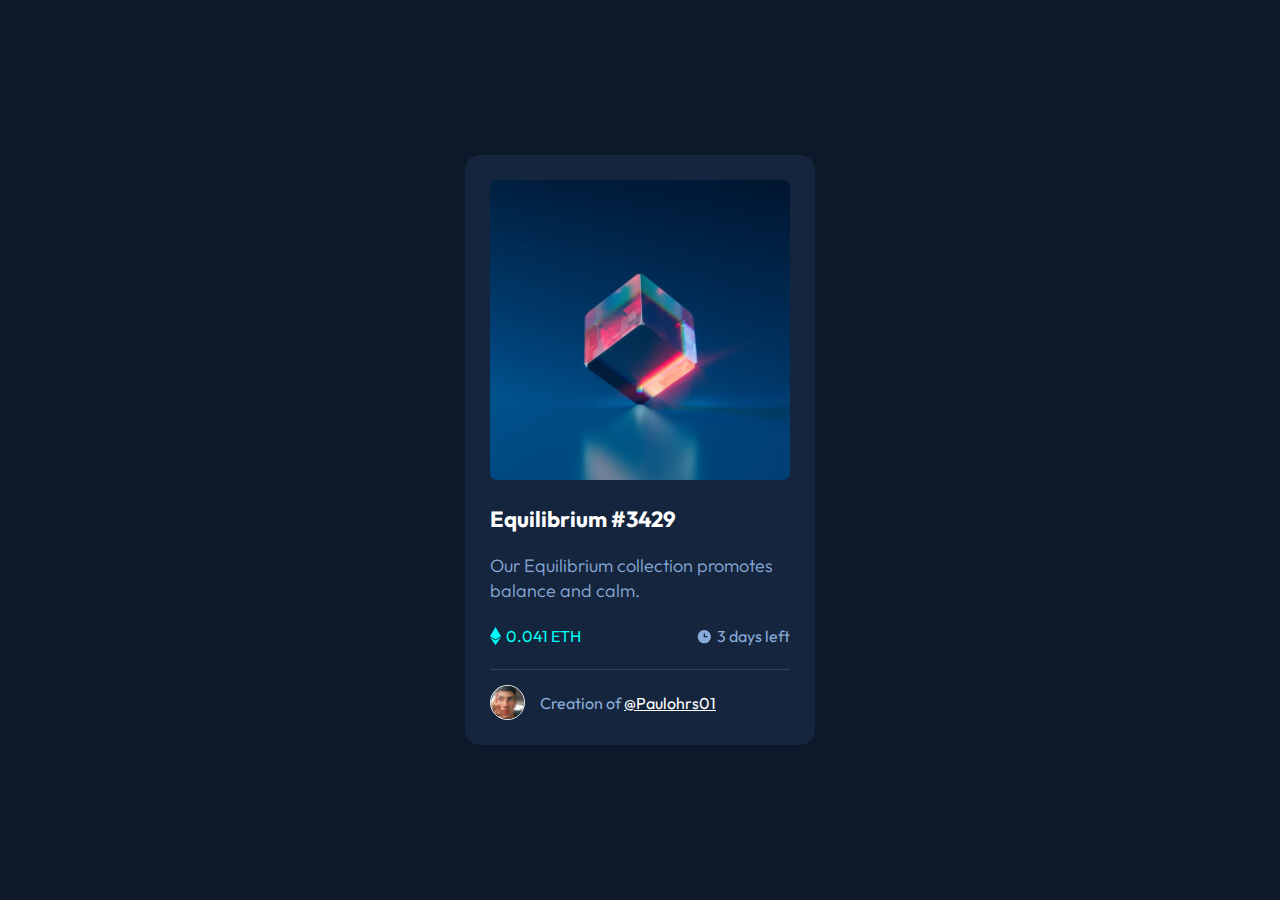
<file: index.html>
<!DOCTYPE html>
<html lang="en">

<head>
    <meta charset="UTF-8">
    <meta http-equiv="X-UA-Compatible" content="IE=edge">
    <meta name="viewport" content="width=device-width, initial-scale=1.0">
    <meta name="description" content="NFT preview card component">
    <title>NFT preview card component</title>
    <link rel="shortcut icon" href="./src/images/favicon-32x32.png" type="image/x-icon">
    <link rel="stylesheet" href="./src/css/reset.css">
    <link rel="stylesheet" href="./src/css/variables.css">
    <link rel="stylesheet" href="./src/css/style.css">

    <link rel="preconnect" href="https://fonts.googleapis.com">
    <link rel="preconnect" href="https://fonts.gstatic.com" crossorigin>
    <link href="https://fonts.googleapis.com/css2?family=Outfit:wght@300;400;600&display=swap" rel="stylesheet">
</head>

<body>
    <main>
        <div class="nft-card">
            <a href="https://github.com/Paulohrs01" target="_blank" class="image-link">
                <img src="./src/images/image-equilibrium.jpg" alt="Equilibrium NFT image" class="image">
            </a>

            <a href="#" class="title-link">
                <h2 class="title">Equilibrium #3429 </h2>
            </a>

            <p class="about">Our Equilibrium collection promotes balance and calm.</p>

            <div class="info">
                <p class="price">0.041 ETH</p>
                <p class="days-left">3 days left</p>


            </div>

            <div class="creator">
                <img src="./src/images/image-avatar.jpg" alt="NFT creator" class="avatar">
                <p class="text">Creation of <a href="https://www.instagram.com/paulohrs01/" target="_blank"
                        class="name">@Paulohrs01</a></p>
            </div>

        </div>
    </main>
</body>

</html>
</file>
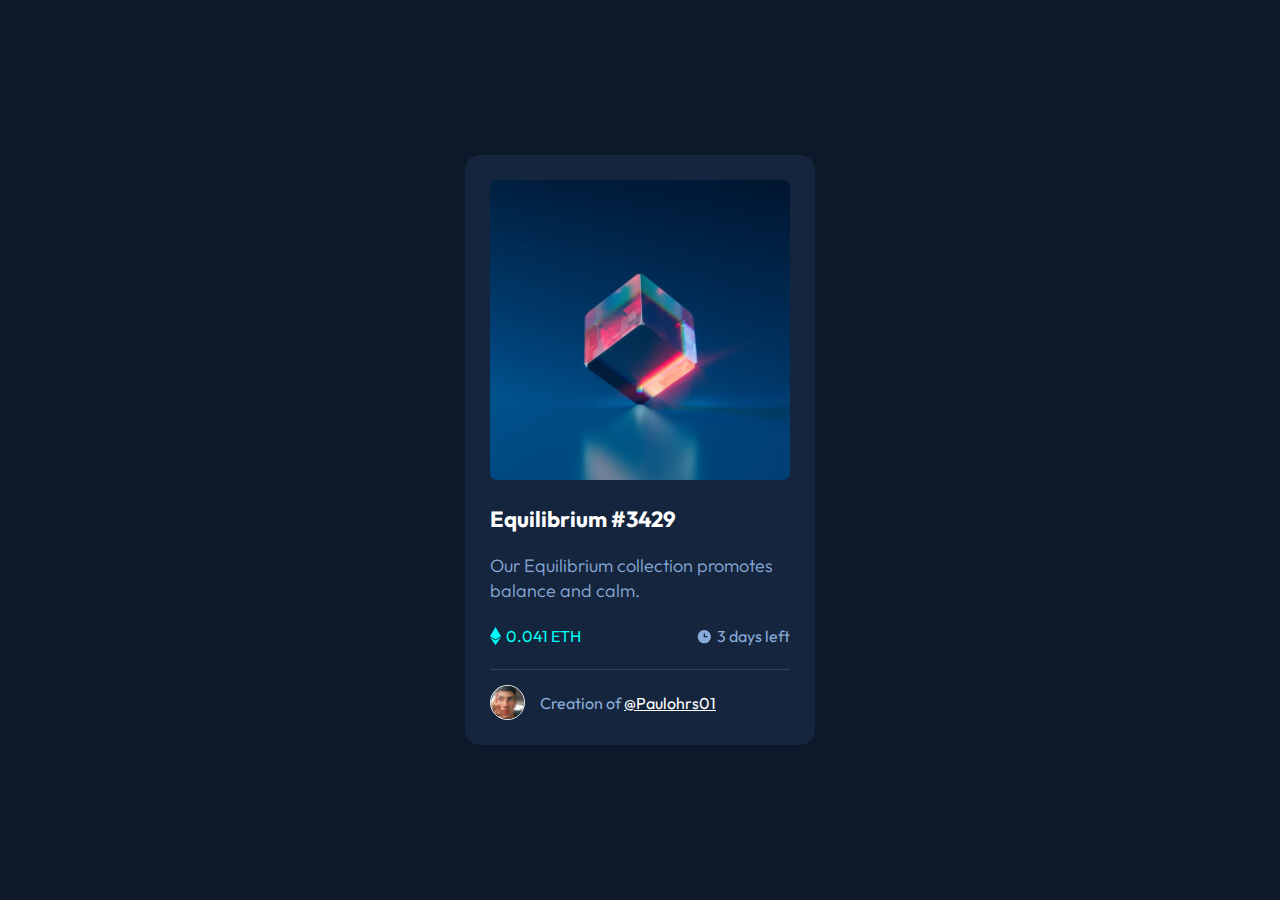
<file: src/index.html>
<!DOCTYPE html>
<html lang="en">

<head>
    <meta charset="UTF-8">
    <meta http-equiv="X-UA-Compatible" content="IE=edge">
    <meta name="viewport" content="width=device-width, initial-scale=1.0">
    <meta name="description" content="NFT preview card component">
    <title>NFT preview card component</title>
    <link rel="shortcut icon" href="./images/favicon-32x32.png" type="image/x-icon">
    <link rel="stylesheet" href="./css/reset.css">
    <link rel="stylesheet" href="./css/variables.css">
    <link rel="stylesheet" href="./css/style.css">

    <link rel="preconnect" href="https://fonts.googleapis.com">
    <link rel="preconnect" href="https://fonts.gstatic.com" crossorigin>
    <link href="https://fonts.googleapis.com/css2?family=Outfit:wght@300;400;600&display=swap" rel="stylesheet">
</head>

<body>
    <main>
        <div class="nft-card">
            <a href="https://github.com/Paulohrs01" target="_blank" class="image-link">
                <img src="./images/image-equilibrium.jpg" alt="Equilibrium NFT image" class="image">
            </a>

            <a href="#" class="title-link">
                <h2 class="title">Equilibrium #3429 </h2>
            </a>

            <p class="about">Our Equilibrium collection promotes balance and calm.</p>

            <div class="info">
                <p class="price">0.041 ETH</p>
                <p class="days-left">3 days left</p>


            </div>

            <div class="creator">
                <img src="./images/image-avatar.jpg" alt="NFT creator" class="avatar">
                <p class="text">Creation of <a href="https://www.instagram.com/paulohrs01/" target="_blank"
                        class="name">@Paulohrs01</a></p>
            </div>

        </div>
    </main>
</body>

</html>
</file>
<file: src/css/variables.css>
:root{
    --primary-soft: hsl(215, 51%, 70%);
    --primary-medium:hsl(178, 100%, 50%);

    --neutral-dark:hsl(217, 54%, 11%);
    --neutral-medium:hsl(216, 50%, 16%);
    --neutral-soft:hsl(215, 32%, 27%);
}
</file>
<file: src/css/style.css>
body {
    background-color: var(--neutral-dark);
    font-family: 'Outfit', sans-serif;
}

main {
    display: flex;
    align-items: center;
    justify-content: center;
    height: 100vh;
    padding: 0 25px;
}

.nft-card {
    max-width: 350px;
    background-color: var(--neutral-medium);
    border-radius: 15px;
    padding: 25px;
}

.nft-card .image-link {
    position: relative;
    display: flex;
}

.nft-card .image-link .image {
    width: 100%;
    border-radius: 7px;
}

.nft-card .image-link::before {
    content: '';
    background-color: cyan;
    width: 100%;
    height: 100%;
    position: absolute;
    opacity: 0;
    transition: 0.3s ease-in-out;
}

.nft-card .image-link::after {
    content: '';
    background: url(../images/icon-view.svg) no-repeat center;
    position: absolute;
    width: 100%;
    height: 100%;
    opacity: 0;
    transition: 0.3s ease-in-out;
}

.nft-card .image-link:hover::before {
    opacity: 0.2;
}

.nft-card .image-link:hover::after {
    opacity: 1;
}

.nft-card .title-link{
    text-decoration: none;
}

.nft-card .title-link .title {
    font-size: 22px;
    color: #ffffff;
    margin: 25px 0 20px;
}

.nft-card .title-link .title:hover {
    color: var(--primary-medium);
}

.nft-card .about {
    color: var(--primary-soft);
    font-size: 18px;
    font-weight: 300;
    line-height: 25px;
    margin-bottom: 23px;
}

.nft-card .info {
    display: flex;
    justify-content: space-between;
    margin-bottom: 23px;
}

.nft-card .info .price {
    color: var(--primary-medium);
    display: flex;
}

.nft-card .info .price::before {
    content: '';
    background: url(../images/icon-ethereum.svg) no-repeat center;
    width: 11px;
    height: 20px;
    display: inline-block;
    margin-right: 5px;
}

.nft-card .info .days-left {
    color: var(--primary-soft);
    display: flex;

}

.nft-card .info .days-left::before {
    content: '';
    background: url(../images/icon-clock.svg) no-repeat center;
    width: 15px;
    display: inline-block;
    margin-right: 5px;
}

.nft-card .creator {
    display: flex;
    align-items: center;
    border-top: 1px solid var(--neutral-soft);
    padding-top: 15px;
}

.nft-card .creator .avatar {
    max-width: 35px;
    border: 1px solid white;
    border-radius: 50%;
    margin-right: 15px;
}

.nft-card .creator .text {
    color: var(--primary-soft);
}

.nft-card .creator .text .name {
    color: #ffffff;
}

.nft-card .creator .text .name:hover {
    color: var(--primary-medium);
}
</file>
